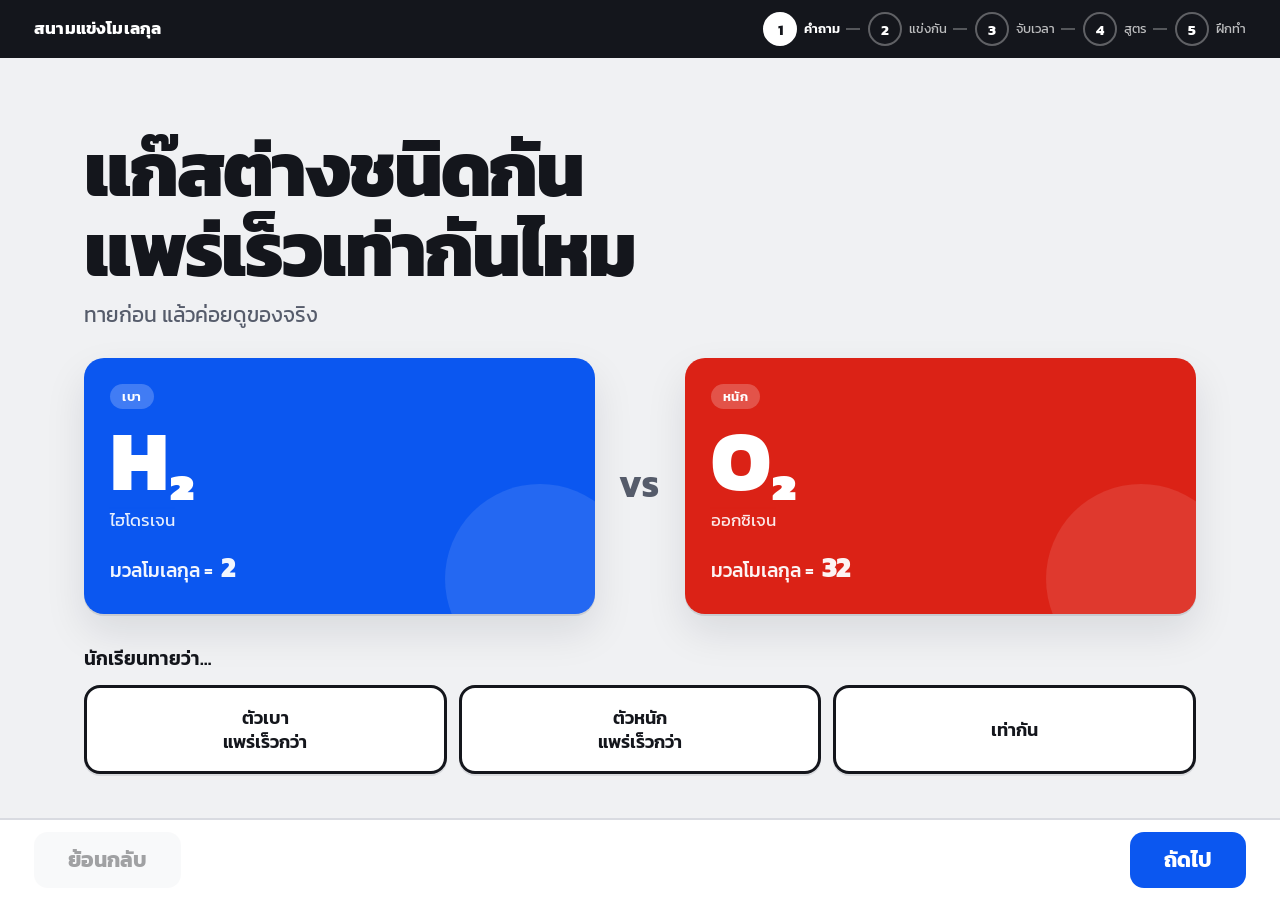
<file: index.html>
<!doctype html>
<html lang="th">
<head>
<meta charset="utf-8">
<meta name="viewport" content="width=device-width, initial-scale=1, viewport-fit=cover">
<meta name="color-scheme" content="light">
<title>สนามแข่งโมเลกุล · กฎการแพร่ของเกรแฮม</title>
<meta name="description" content="สื่อการสอนกฎการแพร่ของเกรแฮม ให้นักเรียนเห็นภาพว่าแก๊สหนักแพร่ช้ากว่าแก๊สเบาเท่าไร">
<link rel="preconnect" href="https://fonts.googleapis.com">
<link rel="preconnect" href="https://fonts.gstatic.com" crossorigin>
<link href="https://fonts.googleapis.com/css2?family=Kanit:wght@300;400;600;700;800&display=swap" rel="stylesheet">
<link rel="stylesheet" href="assets/app.css">
<link rel="icon" href="data:image/svg+xml,%3Csvg xmlns='http://www.w3.org/2000/svg' viewBox='0 0 32 32'%3E%3Ccircle cx='9' cy='16' r='6' fill='%230B57F0'/%3E%3Ccircle cx='23' cy='16' r='6' fill='%23E02216'/%3E%3C/svg%3E">
</head>
<body>

<header class="bar">
  <span class="brand">สนามแข่งโมเลกุล</span>
  <ol class="steps" id="steps">
    <li><button data-step="1" aria-current="step">1</button><span>คำถาม</span></li>
    <li><button data-step="2">2</button><span>แข่งกัน</span></li>
    <li><button data-step="3">3</button><span>จับเวลา</span></li>
    <li><button data-step="4">4</button><span>สูตร</span></li>
    <li><button data-step="5">5</button><span>ฝึกทำ</span></li>
  </ol>
</header>

<main>

<!-- ══════════ 1 ══════════ -->
<section class="screen is-on" id="screen-1">
  <h1 class="mega">แก๊สต่างชนิดกัน<br>แพร่เร็วเท่ากันไหม</h1>
  <p class="lead">ทายก่อน แล้วค่อยดูของจริง</p>

  <div class="duel-cards" id="duel-cards"></div>

  <div class="poll">
    <p class="poll-q">นักเรียนทายว่า…</p>
    <div class="poll-opts" id="poll">
      <button data-guess="light">ตัวเบา<br>แพร่เร็วกว่า</button>
      <button data-guess="heavy">ตัวหนัก<br>แพร่เร็วกว่า</button>
      <button data-guess="same">เท่ากัน</button>
    </div>
  </div>
</section>

<!-- ══════════ 2 ══════════ -->
<section class="screen" id="screen-2" hidden>
  <h2 class="title">แก๊สชนิดใดที่แพร่ได้เร็วกว่ากัน ?</h2>

  <div class="track-set is-duel" id="duel">
    <div class="track" data-lane="0">
      <div class="plate plate-blue">
        <span class="plate-formula"></span>
        <span class="plate-mass"></span>
      </div>
      <div class="strip"><canvas></canvas></div>
    </div>
    <div class="track" data-lane="1">
      <div class="plate plate-red">
        <span class="plate-formula"></span>
        <span class="plate-mass"></span>
      </div>
      <div class="strip"><canvas></canvas></div>
    </div>
    <div class="countdown" id="count-2" hidden><span></span></div>
  </div>

  <p class="legend">ป้ายชื่อที่วิ่งอยู่บนลู่ คือตำแหน่งของกลุ่มก้อนแก๊ส — ให้นักเรียนดูว่าป้ายไหนถึงเส้นชัยก่อน</p>

  <div class="actionbar">
    <button class="btn btn-go" id="go-2">ปล่อยพร้อมกัน</button>
    <button class="btn btn-slow" id="slow-2" aria-pressed="false">สโลว์โมชัน</button>
    <div class="pills" id="pair-pick" role="radiogroup" aria-label="เลือกคู่แข่ง"></div>
  </div>

  <p class="reveal" id="verdict-2" hidden></p>
</section>

<!-- ══════════ 3 ══════════ -->
<section class="screen" id="screen-3" hidden>
  <div class="titlerow">
    <h2 class="title">คราวนี้จับเวลาด้วย</h2>
    <div class="titlerow-tools">
      <button class="btn btn-go" id="go-3">ปล่อยพร้อมกัน</button>
      <button class="btn btn-slow" id="slow-3" aria-pressed="false">สโลว์โมชัน</button>
      <span class="clock"><b id="clock-3">0.0</b><i>วินาที</i></span>
    </div>
  </div>

  <div class="setrow">
    <div class="pills" id="set-pick" role="radiogroup" aria-label="เลือกชุดการทดลอง"></div>
    <p class="setrow-note">จดมวลโมเลกุลและเวลาที่ได้ลงในใบงาน แล้วเปรียบเทียบทั้งสามชุด</p>
  </div>

  <div class="track-set is-trio" id="trio">
    <div class="track" data-lane="0">
      <div class="plate plate-blue"><span class="plate-formula"></span><span class="plate-mass"></span></div>
      <div class="strip"><canvas></canvas></div>
      <div class="result"></div>
    </div>
    <div class="track" data-lane="1">
      <div class="plate plate-amber"><span class="plate-formula"></span><span class="plate-mass"></span></div>
      <div class="strip"><canvas></canvas></div>
      <div class="result"></div>
    </div>
    <div class="track" data-lane="2">
      <div class="plate plate-red"><span class="plate-formula"></span><span class="plate-mass"></span></div>
      <div class="strip"><canvas></canvas></div>
      <div class="result"></div>
    </div>
    <div class="countdown" id="count-3" hidden><span></span></div>
  </div>
</section>

<!-- ══════════ 4 ══════════ -->
<section class="screen" id="screen-4" hidden>
  <h2 class="title">เขียนให้เป็นสูตร</h2>

  <div class="split4">
  <div class="build">
    <p class="build-line" data-i="0">หนักกว่า <span class="arw">→</span> ใช้เวลามากกว่า</p>
    <p class="build-line" data-i="1">หนักกว่า <b>9 เท่า</b> <span class="arw">→</span> ใช้เวลามากกว่า <b>3 เท่า</b></p>
    <p class="build-line" data-i="2">หนักกว่า <b>M เท่า</b> <span class="arw">→</span> ใช้เวลามากกว่า
      <b><span class="sqrt-inline"><svg viewBox="0 0 26 100" preserveAspectRatio="none" aria-hidden="true"><path d="M1 58 L8 58 L14 95 L25 3" vector-effect="non-scaling-stroke"/></svg><span>M</span></span> เท่า</b></p>

    <p class="build-bridge" data-i="3">ใช้เวลามากกว่า <b>3 เท่า</b> ก็คือ <b>แพร่ช้ากว่า 3 เท่า</b></p>

    <div class="formula" data-i="4">
      <div class="formula-thai">
        <span>เร็วกว่ากี่เท่า</span>
        <span class="eq-sm">=</span>
        <span class="sqrt-inline"><svg viewBox="0 0 26 100" preserveAspectRatio="none" aria-hidden="true"><path d="M1 58 L8 58 L14 95 L25 3" vector-effect="non-scaling-stroke"/></svg><span>มวลตัวหนัก ÷ มวลตัวเบา</span></span>
      </div>

      <div class="formula-split"><span>เขียนย่อ</span></div>

      <div class="formula-sym">
        <span class="frac"><i>r₁</i><i>r₂</i></span>
        <span class="eq">=</span>
        <span class="root">
          <svg class="rsign" viewBox="0 0 26 100" preserveAspectRatio="none" aria-hidden="true">
            <path d="M1 58 L8 58 L14 95 L25 3" vector-effect="non-scaling-stroke"/>
          </svg>
          <span class="frac"><i>M₂</i><i>M₁</i></span>
        </span>
      </div>
    </div>

    <div class="legend-key" data-i="5">
      <div><b>r₁</b> อัตราการแพร่ของตัวเบา<span><b>M₁</b> มวลของตัวเบา</span></div>
      <div><b>r₂</b> อัตราการแพร่ของตัวหนัก<span><b>M₂</b> มวลของตัวหนัก</span></div>
    </div>
  </div>

  <div class="side4">
  <div class="graham" data-i="6">
    <div class="graham-head">
      <span class="graham-year">1833</span>
      <div>
        <b>โทมัส เกรแฮม</b>
        <span>นักเคมีชาวสกอตแลนด์</span>
      </div>
    </div>
    <p>เกรแฮมทดลองปล่อยแก๊สผ่านรูเล็ก ๆ แล้ววัดว่าแก๊สแต่ละชนิดผ่านไปได้เร็วแค่ไหน จนพบความสัมพันธ์เดียวกับที่เราเพิ่งเห็นในสนามแข่ง ความสัมพันธ์นี้จึงถูกเรียกว่า <b>กฎการแพร่ของเกรแฮม</b></p>
  </div>

  <div class="calc" data-i="7">
    <p class="calc-title">ลองแทนค่าดู</p>
    <div class="calc-pick">
      <div class="pickgroup" id="pick-a" data-side="a"></div>
      <span class="calc-vs">กับ</span>
      <div class="pickgroup" id="pick-b" data-side="b"></div>
    </div>
    <ol class="calc-steps" id="calc-steps"></ol>
  </div>
  </div>
  </div>
</section>

<!-- ══════════ 5 ══════════ -->
<section class="screen" id="screen-5" hidden>
  <h2 class="title">ลองทำเอง</h2>
  <div class="quiz" id="quiz"></div>
</section>

</main>

<footer class="nav">
  <button class="btn btn-ghost" id="prev">ย้อนกลับ</button>
  <button class="btn btn-next" id="next">ถัดไป</button>
</footer>

<script type="module" src="assets/app.js"></script>
</body>
</html>
</file>
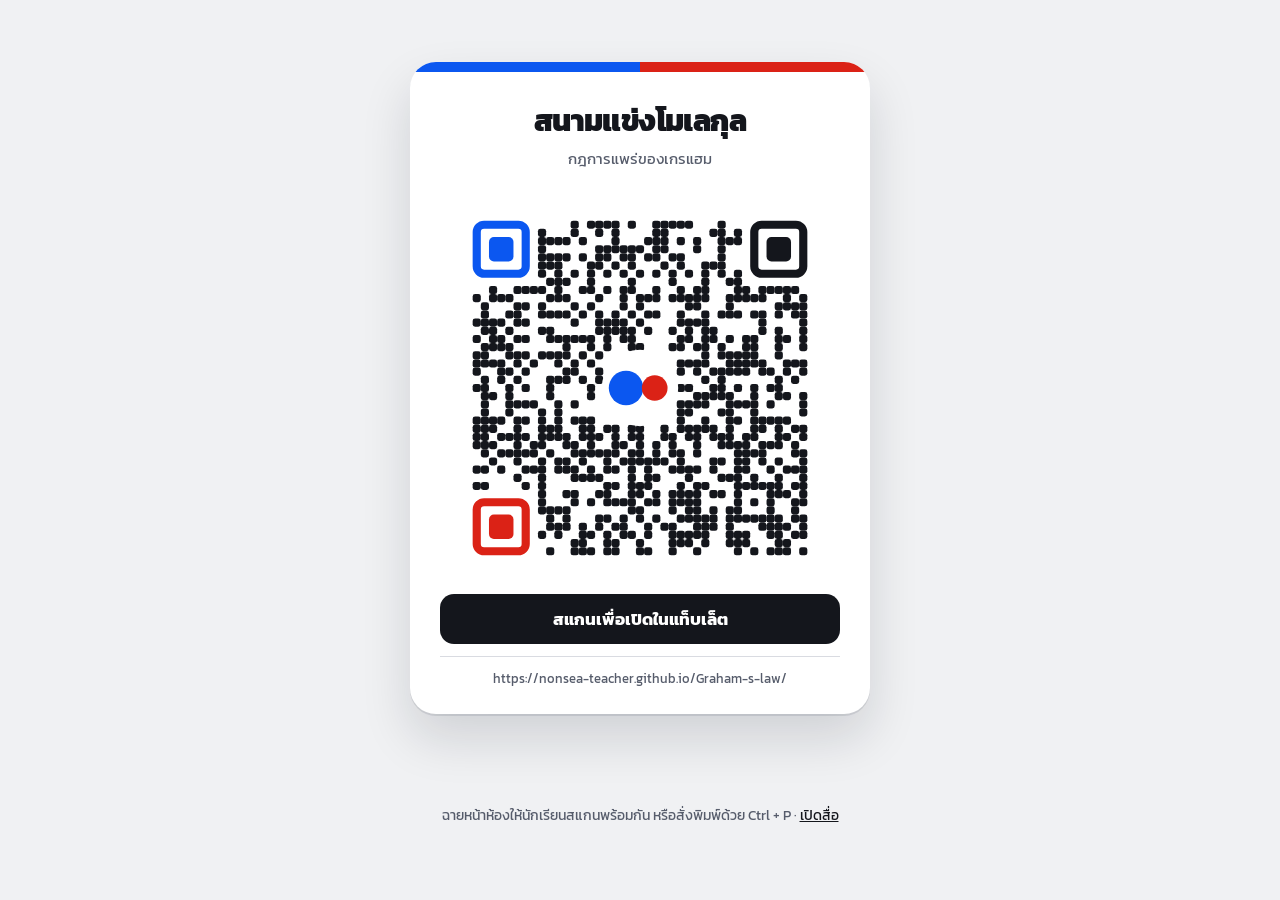
<file: qr.html>
<!doctype html>
<html lang="th">
<head>
<meta charset="utf-8">
<meta name="viewport" content="width=device-width, initial-scale=1">
<meta name="color-scheme" content="light">
<title>QR · สนามแข่งโมเลกุล</title>
<link rel="preconnect" href="https://fonts.googleapis.com">
<link rel="preconnect" href="https://fonts.gstatic.com" crossorigin>
<link href="https://fonts.googleapis.com/css2?family=Kanit:wght@300;400;600;700;800&display=swap" rel="stylesheet">
<link rel="icon" href="data:image/svg+xml,%3Csvg xmlns='http://www.w3.org/2000/svg' viewBox='0 0 32 32'%3E%3Ccircle cx='9' cy='16' r='6' fill='%230B57F0'/%3E%3Ccircle cx='23' cy='16' r='6' fill='%23E02216'/%3E%3C/svg%3E">
<style>
  :root {
    --ground: #F0F1F3;
    --ink: #14161C;
    --ink-2: #565C6B;
    --line: #D9DBE1;
    --blue: #0B57F0;
    --red: #DB2216;
    color-scheme: light;
  }
  * { box-sizing: border-box; }

  body {
    margin: 0;
    min-height: 100dvh;
    display: grid;
    place-items: center;
    padding: 24px;
    background: var(--ground);
    color: var(--ink);
    font-family: 'Kanit', 'Noto Sans Thai', system-ui, sans-serif;
    -webkit-font-smoothing: antialiased;
  }

  .card {
    width: min(100%, 460px);
    background: #fff;
    border-radius: 26px;
    overflow: hidden;
    box-shadow: 0 2px 0 rgba(14,20,38,.10), 0 24px 50px rgba(14,20,38,.14);
  }

  /* แถบหัวเป็นสีทีมทั้งสอง เหมือนสนามแข่งที่อยู่ปลายทางของ QR นี้ */
  .band { display: flex; height: 10px; }
  .band i { display: block; flex: 1; }
  .band i:first-child { background: var(--blue); }
  .band i:last-child { background: var(--red); }

  .head { padding: 26px 30px 4px; text-align: center; }
  .head h1 {
    margin: 0;
    font-size: 30px; font-weight: 800; letter-spacing: -.02em;
  }
  .head p { margin: 4px 0 0; font-size: 15px; color: var(--ink-2); }

  .qr { padding: 14px 30px 0; }
  .qr img { display: block; width: 100%; height: auto; }

  .cta {
    margin: 6px 30px 0;
    padding: 12px;
    border-radius: 14px;
    background: var(--ink);
    color: #fff;
    text-align: center;
    font-size: 17px; font-weight: 700;
  }

  .url {
    margin: 12px 30px 26px;
    padding-top: 12px;
    border-top: 1px solid var(--line);
    text-align: center;
    font-size: 13px;
    color: var(--ink-2);
    word-break: break-all;
  }

  .note {
    width: min(100%, 460px);
    margin-top: 16px;
    text-align: center;
    font-size: 13.5px;
    color: var(--ink-2);
  }
  .note a { color: var(--ink); }

  @media print {
    body { background: #fff; padding: 0; display: block; }
    .card {
      width: 150mm; margin: 12mm auto 0;
      box-shadow: none; border: 1.5px solid var(--line);
    }
    .note { display: none; }
    @page { size: A4; margin: 12mm; }
  }
</style>
</head>
<body>

<div class="card">
  <div class="band" aria-hidden="true"><i></i><i></i></div>

  <div class="head">
    <h1>สนามแข่งโมเลกุล</h1>
    <p>กฎการแพร่ของเกรแฮม</p>
  </div>

  <div class="qr">
    <img src="assets/qr.svg" alt="คิวอาร์โค้ดสำหรับเปิดสื่อสนามแข่งโมเลกุล">
  </div>

  <p class="cta">สแกนเพื่อเปิดในแท็บเล็ต</p>

  <p class="url">https://nonsea-teacher.github.io/Graham-s-law/</p>
</div>

<p class="note">
  ฉายหน้าห้องให้นักเรียนสแกนพร้อมกัน หรือสั่งพิมพ์ด้วย Ctrl + P ·
  <a href="index.html">เปิดสื่อ</a>
</p>

</body>
</html>
</file>
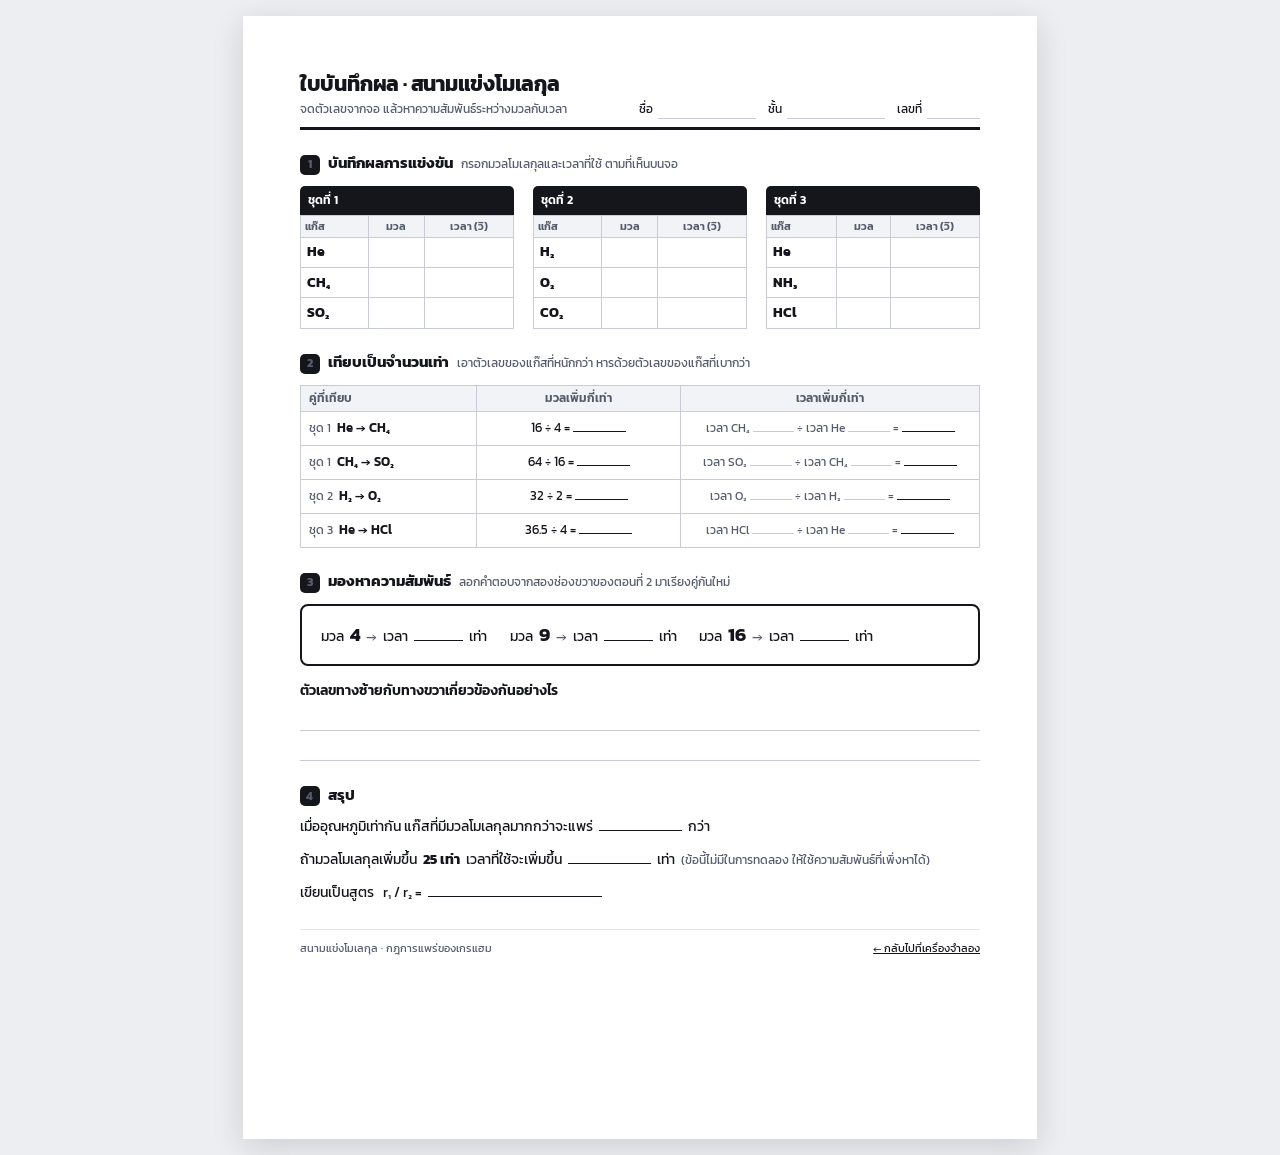
<file: worksheet.html>
<!doctype html>
<html lang="th">
<head>
<meta charset="utf-8">
<meta name="viewport" content="width=device-width, initial-scale=1">
<meta name="color-scheme" content="light">
<title>ใบบันทึกผล · สนามแข่งโมเลกุล</title>
<link rel="preconnect" href="https://fonts.googleapis.com">
<link rel="preconnect" href="https://fonts.gstatic.com" crossorigin>
<link href="https://fonts.googleapis.com/css2?family=Kanit:wght@300;400;600;700&display=swap" rel="stylesheet">
<link rel="icon" href="data:image/svg+xml,%3Csvg xmlns='http://www.w3.org/2000/svg' viewBox='0 0 32 32'%3E%3Ccircle cx='9' cy='16' r='6' fill='%230B57F0'/%3E%3Ccircle cx='23' cy='16' r='6' fill='%23E02216'/%3E%3C/svg%3E">
<style>
  :root {
    --ink: #14161C;
    --ink-2: #565C6B;
    --line: #C9CCD4;
    --line-soft: #E3E5EA;
    --blue: #0B57F0;
    --red: #DB2216;
    color-scheme: light;
  }

  * { box-sizing: border-box; }

  body {
    margin: 0;
    background: #EDEEF1;
    color: var(--ink);
    font-family: 'Kanit', 'Noto Sans Thai', system-ui, sans-serif;
    font-weight: 400;
    font-size: 13px;
    line-height: 1.45;
    -webkit-font-smoothing: antialiased;
  }

  .sheet {
    width: 210mm;
    min-height: 297mm;
    margin: 16px auto;
    padding: 14mm 15mm;
    background: #fff;
    box-shadow: 0 8px 30px rgba(20, 22, 28, .14);
  }

  /* ---------- หัวกระดาษ ---------- */
  .head { display: flex; justify-content: space-between; align-items: flex-end; gap: 16px; }
  .head h1 { margin: 0; font-size: 21px; font-weight: 700; letter-spacing: -.01em; }
  .head p { margin: 2px 0 0; font-size: 12px; color: var(--ink-2); }
  .who { display: flex; gap: 12px; font-size: 12px; white-space: nowrap; }
  .who span { display: flex; align-items: flex-end; gap: 5px; }
  .who i { display: block; width: 26mm; border-bottom: 1px solid var(--line); font-style: normal; }
  .who span:last-child i { width: 14mm; }

  .rule { height: 3px; background: var(--ink); margin: 8px 0 0; }

  /* ---------- หัวข้อตอน ---------- */
  .part { margin-top: 6mm; }
  .part-head { display: flex; align-items: baseline; gap: 8px; margin-bottom: 3mm; }
  .part-no {
    width: 20px; height: 20px; flex: none;
    display: grid; place-items: center;
    background: var(--ink); color: #fff;
    border-radius: 5px; font-size: 12px; font-weight: 700;
  }
  .part-head b { font-size: 15px; font-weight: 700; }
  .part-head span { font-size: 11.5px; color: var(--ink-2); }

  /* ---------- ตาราง ---------- */
  table { width: 100%; border-collapse: collapse; }
  th, td { border: 1px solid var(--line); padding: 0; }
  th {
    padding: 4px 8px;
    background: #F2F3F6;
    font-size: 11.5px; font-weight: 600; color: var(--ink-2);
    text-align: center;
  }
  th:first-child { text-align: left; }
  td { height: 9mm; }
  .gas {
    padding: 0 8px;
    font-size: 15px; font-weight: 700;
    white-space: nowrap;
  }
  /* สามชุดเรียงข้างกัน ทำให้ใบงานจบในหน้าเดียว
     ถ้าเรียงลงมาเป็นตารางเดียว 12 แถว จะยาวเกิน A4 ไปเกือบ 5 เซนติเมตร */
  .sets { display: grid; grid-template-columns: repeat(3, 1fr); gap: 5mm; }
  .setname {
    background: var(--ink); color: #fff;
    padding: 1.5mm 8px;
    border-radius: 5px 5px 0 0;
    font-size: 12px; font-weight: 600;
  }
  .setbox th { font-size: 10.5px; padding: 3px 4px; }
  .setbox td { height: 8mm; }
  .setbox .gas { font-size: 14px; padding: 0 6px; }

  /* ---------- ตอนที่ 2 ---------- */
  .calc { width: 100%; border-collapse: collapse; }
  .calc th { text-align: center; }
  .calc th:first-child { text-align: left; }
  .calc td { height: 9mm; padding: 0 8px; font-size: 13px; }
  .calc .pair { font-weight: 600; white-space: nowrap; }
  .calc .set { color: var(--ink-2); font-weight: 400; font-size: 11.5px; }
  .calc .given { text-align: center; white-space: nowrap; }
  .calc .prompt { text-align: center; font-size: 12px; color: var(--ink-2); white-space: nowrap; }
  .blank { display: inline-block; min-width: 14mm; border-bottom: 1.5px solid var(--ink); }
  .blank-sm { display: inline-block; min-width: 11mm; border-bottom: 1px solid var(--line); }

  /* ---------- ตอนที่ 3 ---------- */
  .pairs {
    display: flex; gap: 6mm; flex-wrap: wrap;
    padding: 4mm 5mm;
    border: 2px solid var(--ink);
    border-radius: 8px;
  }
  .pairbox { display: flex; align-items: baseline; gap: 6px; font-size: 14px; }
  .pairbox b { font-size: 19px; font-weight: 700; }
  .pairbox .arrow { color: var(--ink-2); }
  .pairbox .blank { min-width: 13mm; }

  .ask { margin: 4mm 0 0; font-size: 13.5px; font-weight: 600; }
  .writeline { height: 8mm; border-bottom: 1px solid var(--line); }

  /* ---------- ตอนที่ 4 ---------- */
  .concl { display: flex; flex-direction: column; gap: 3.5mm; font-size: 13.5px; }
  .concl > div { display: flex; align-items: baseline; gap: 6px; flex-wrap: wrap; }
  .concl .blank { min-width: 22mm; }
  .concl .wide { min-width: 46mm; }
  .concl em { font-style: normal; font-size: 11.5px; color: var(--ink-2); }

  .foot {
    margin-top: 7mm; padding-top: 3mm;
    border-top: 1px solid var(--line-soft);
    display: flex; justify-content: space-between; gap: 12px;
    font-size: 11px; color: var(--ink-2);
  }
  .foot a { color: var(--ink); }

  @media print {
    body { background: #fff; }
    .sheet { width: auto; min-height: 0; margin: 0; padding: 0; box-shadow: none; }
    .foot a { display: none; }
    @page { size: A4; margin: 13mm 14mm; }
  }
</style>
</head>
<body>

<div class="sheet">

  <div class="head">
    <div>
      <h1>ใบบันทึกผล · สนามแข่งโมเลกุล</h1>
      <p>จดตัวเลขจากจอ แล้วหาความสัมพันธ์ระหว่างมวลกับเวลา</p>
    </div>
    <div class="who">
      <span>ชื่อ <i></i></span>
      <span>ชั้น <i></i></span>
      <span>เลขที่ <i></i></span>
    </div>
  </div>
  <div class="rule"></div>

  <!-- ═══ ตอนที่ 1 ═══ -->
  <section class="part">
    <div class="part-head">
      <span class="part-no">1</span>
      <b>บันทึกผลการแข่งขัน</b>
      <span>กรอกมวลโมเลกุลและเวลาที่ใช้ ตามที่เห็นบนจอ</span>
    </div>

    <div class="sets">
      <div class="setbox">
        <div class="setname">ชุดที่ 1</div>
        <table>
          <thead><tr><th>แก๊ส</th><th>มวล</th><th>เวลา (วิ)</th></tr></thead>
          <tbody>
            <tr><td class="gas">He</td><td></td><td></td></tr>
            <tr><td class="gas">CH₄</td><td></td><td></td></tr>
            <tr><td class="gas">SO₂</td><td></td><td></td></tr>
          </tbody>
        </table>
      </div>

      <div class="setbox">
        <div class="setname">ชุดที่ 2</div>
        <table>
          <thead><tr><th>แก๊ส</th><th>มวล</th><th>เวลา (วิ)</th></tr></thead>
          <tbody>
            <tr><td class="gas">H₂</td><td></td><td></td></tr>
            <tr><td class="gas">O₂</td><td></td><td></td></tr>
            <tr><td class="gas">CO₂</td><td></td><td></td></tr>
          </tbody>
        </table>
      </div>

      <div class="setbox">
        <div class="setname">ชุดที่ 3</div>
        <table>
          <thead><tr><th>แก๊ส</th><th>มวล</th><th>เวลา (วิ)</th></tr></thead>
          <tbody>
            <tr><td class="gas">He</td><td></td><td></td></tr>
            <tr><td class="gas">NH₃</td><td></td><td></td></tr>
            <tr><td class="gas">HCl</td><td></td><td></td></tr>
          </tbody>
        </table>
      </div>
    </div>
  </section>

  <!-- ═══ ตอนที่ 2 ═══ -->
  <section class="part">
    <div class="part-head">
      <span class="part-no">2</span>
      <b>เทียบเป็นจำนวนเท่า</b>
      <span>เอาตัวเลขของแก๊สที่หนักกว่า หารด้วยตัวเลขของแก๊สที่เบากว่า</span>
    </div>

    <table class="calc">
      <thead>
        <tr>
          <th style="width:26%">คู่ที่เทียบ</th>
          <th style="width:30%">มวลเพิ่มกี่เท่า</th>
          <th style="width:44%">เวลาเพิ่มกี่เท่า</th>
        </tr>
      </thead>
      <tbody>
        <tr>
          <td class="pair"><span class="set">ชุด 1</span> &nbsp;He → CH₄</td>
          <td class="given">16 ÷ 4 = <span class="blank"></span></td>
          <td class="prompt">เวลา CH₄ <span class="blank-sm"></span> ÷ เวลา He <span class="blank-sm"></span> = <span class="blank"></span></td>
        </tr>
        <tr>
          <td class="pair"><span class="set">ชุด 1</span> &nbsp;CH₄ → SO₂</td>
          <td class="given">64 ÷ 16 = <span class="blank"></span></td>
          <td class="prompt">เวลา SO₂ <span class="blank-sm"></span> ÷ เวลา CH₄ <span class="blank-sm"></span> = <span class="blank"></span></td>
        </tr>
        <tr>
          <td class="pair"><span class="set">ชุด 2</span> &nbsp;H₂ → O₂</td>
          <td class="given">32 ÷ 2 = <span class="blank"></span></td>
          <td class="prompt">เวลา O₂ <span class="blank-sm"></span> ÷ เวลา H₂ <span class="blank-sm"></span> = <span class="blank"></span></td>
        </tr>
        <tr>
          <td class="pair"><span class="set">ชุด 3</span> &nbsp;He → HCl</td>
          <td class="given">36.5 ÷ 4 = <span class="blank"></span></td>
          <td class="prompt">เวลา HCl <span class="blank-sm"></span> ÷ เวลา He <span class="blank-sm"></span> = <span class="blank"></span></td>
        </tr>
      </tbody>
    </table>
  </section>

  <!-- ═══ ตอนที่ 3 ═══ -->
  <section class="part">
    <div class="part-head">
      <span class="part-no">3</span>
      <b>มองหาความสัมพันธ์</b>
      <span>ลอกคำตอบจากสองช่องขวาของตอนที่ 2 มาเรียงคู่กันใหม่</span>
    </div>

    <div class="pairs">
      <div class="pairbox">มวล <b>4</b> <span class="arrow">→</span> เวลา <span class="blank"></span> เท่า</div>
      <div class="pairbox">มวล <b>9</b> <span class="arrow">→</span> เวลา <span class="blank"></span> เท่า</div>
      <div class="pairbox">มวล <b>16</b> <span class="arrow">→</span> เวลา <span class="blank"></span> เท่า</div>
    </div>

    <p class="ask">ตัวเลขทางซ้ายกับทางขวาเกี่ยวข้องกันอย่างไร</p>
    <div class="writeline"></div>
    <div class="writeline"></div>
  </section>

  <!-- ═══ ตอนที่ 4 ═══ -->
  <section class="part">
    <div class="part-head">
      <span class="part-no">4</span>
      <b>สรุป</b>
    </div>

    <div class="concl">
      <div>เมื่ออุณหภูมิเท่ากัน แก๊สที่มีมวลโมเลกุลมากกว่าจะแพร่ <span class="blank"></span> กว่า</div>
      <div>ถ้ามวลโมเลกุลเพิ่มขึ้น <b>25 เท่า</b> เวลาที่ใช้จะเพิ่มขึ้น <span class="blank"></span> เท่า
        <em>(ข้อนี้ไม่มีในการทดลอง ให้ใช้ความสัมพันธ์ที่เพิ่งหาได้)</em></div>
      <div>เขียนเป็นสูตร &nbsp; r₁ / r₂ = <span class="blank wide"></span></div>
    </div>
  </section>

  <div class="foot">
    <span>สนามแข่งโมเลกุล · กฎการแพร่ของเกรแฮม</span>
    <a href="index.html">← กลับไปที่เครื่องจำลอง</a>
  </div>

</div>
</body>
</html>
</file>
<file: assets/app.css>
/* ═══════════════════════════════════════════════════════════
   สนามแข่งโมเลกุล — โปสเตอร์กีฬา
   ต้องอ่านออกทั้งบนโปรเจกเตอร์หลังห้องและบนแท็บเล็ตของนักเรียน
   ธีมสว่างล็อกไว้ ห้องเรียนแสงจ้าและโปรเจกเตอร์แสดงพื้นมืดเป็นสีขุ่น
   ═══════════════════════════════════════════════════════════ */

:root {
  /* พื้นหลังต้องเป็นเทากลาง ไม่อมฟ้า
     ตอนใช้พื้นอมฟ้า สีน้ำเงินของทีมเบาจมหายไปกับพื้น จนแยกไม่ออกว่าอันไหนคือแก๊ส */
  --ground:   #F0F1F3;
  --paper:    #FFFFFF;
  --ink:      #14161C;
  --ink-2:    #565C6B;
  --line:     #D9DBE1;

  --blue:     #0B57F0;
  --blue-dk:  #0A3FB0;
  --amber:    #E08A00;
  --red:      #DB2216;
  --red-dk:   #A5170E;

  --shadow-lg: 0 2px 0 rgba(14,20,38,.10), 0 18px 40px rgba(14,20,38,.10);
  --shadow-sm: 0 2px 0 rgba(14,20,38,.10);

  --ease: cubic-bezier(.2,.9,.3,1);
  --z-track: 1;
  --z-overlay: 20;
  --z-bar: 40;

  color-scheme: light;
}

*, *::before, *::after { box-sizing: border-box; }

/* คลาสที่กำหนด display เอง (grid/flex) จะทับ display:none ของ [hidden]
   ทำให้องค์ประกอบที่สั่งซ่อนยังค้างอยู่บนจอ กติกานี้ปิดช่องนั้นทั้งหมด */
[hidden] { display: none !important; }

html { -webkit-text-size-adjust: 100%; }

body {
  margin: 0;
  min-height: 100dvh;
  display: flex;
  flex-direction: column;
  background: var(--ground);
  color: var(--ink);
  font-family: 'Kanit', 'Noto Sans Thai', 'Leelawadee UI', system-ui, sans-serif;
  font-weight: 400;
  font-size: 17px;
  line-height: 1.5;
  -webkit-font-smoothing: antialiased;
}

button { font: inherit; color: inherit; cursor: pointer; }
:where(button):focus-visible { outline: 3px solid var(--ink); outline-offset: 3px; }

b { font-weight: 700; }

/* ─────────── แถบบน ─────────── */

.bar {
  position: sticky; top: 0; z-index: var(--z-bar);
  display: flex; align-items: center; justify-content: space-between;
  gap: 16px; flex-wrap: wrap;
  padding: 12px clamp(16px, 3vw, 34px);
  background: var(--ink);
  color: #fff;
}

.brand {
  font-weight: 700; font-size: 17px; letter-spacing: .01em;
}

.steps { display: flex; align-items: center; gap: 6px; margin: 0; padding: 0; list-style: none; }
.steps li { display: flex; align-items: center; gap: 7px; }
.steps li + li::before {
  content: ''; width: 14px; height: 2px; background: rgba(255,255,255,.28); margin-right: 1px;
}
.steps button {
  position: relative;
  width: 34px; height: 34px; border-radius: 50%;
  border: 2px solid rgba(255,255,255,.32); background: none; color: #fff;
  font-weight: 700; font-size: 15px; line-height: 1;
  transition: background .18s var(--ease), border-color .18s var(--ease), transform .18s var(--ease);
}
/* วงกลมเล็กเพื่อความสวย แต่พื้นที่กดต้องใหญ่พอสำหรับนิ้วบนแท็บเล็ต */
.steps button::after { content: ''; position: absolute; inset: -6px; border-radius: 50%; }
.steps button:hover { border-color: #fff; }
.steps button[aria-current='step'] { background: #fff; color: var(--ink); border-color: #fff; }
.steps li span { font-size: 13px; color: rgba(255,255,255,.72); }
.steps li:has(button[aria-current='step']) span { color: #fff; font-weight: 600; }

@media (max-width: 860px) {
  .steps li span { display: none; }
  .steps li + li::before { width: 8px; }
}

/* ─────────── โครงหน้า ─────────── */

main { flex: 1; display: flex; flex-direction: column; }

.screen {
  width: 100%;
  max-width: 1180px;
  /* margin: auto จัดกึ่งกลางแนวตั้งโดยไม่ตัดส่วนบนทิ้งเมื่อเนื้อหายาวเกินจอ
     ต่างจาก justify-content: center ที่ล้นแล้วโดนตัด */
  margin: auto;
  padding: clamp(18px, 3vh, 34px) clamp(16px, 3vw, 34px) 26px;
}
.screen[hidden] { display: none; }
.screen.is-entering { animation: pop-in .4s var(--ease) both; }

@keyframes pop-in {
  from { opacity: 0; transform: translateY(14px); }
  to   { opacity: 1; transform: none; }
}

.mega {
  margin: clamp(10px, 3vh, 34px) 0 10px;
  font-size: clamp(34px, 6.4vw, 76px);
  font-weight: 800;
  line-height: 1.05;
  letter-spacing: -0.025em;
  text-wrap: balance;
}

.titlerow {
  display: flex; align-items: baseline; justify-content: space-between;
  gap: 20px; flex-wrap: wrap;
  margin-bottom: clamp(12px, 2.2vh, 24px);
}
.titlerow .title { margin: 0; }
.titlerow-tools { display: flex; align-items: center; gap: clamp(14px, 2vw, 26px); flex-wrap: wrap; }
.titlerow-tools .btn { min-height: 50px; }

.title {
  margin: 0 0 clamp(14px, 2.4vh, 26px);
  font-size: clamp(24px, 3.4vw, 40px);
  font-weight: 800;
  letter-spacing: -0.02em;
}

.lead { margin: 0 0 clamp(18px, 3vh, 32px); font-size: clamp(17px, 2vw, 21px); color: var(--ink-2); }

/* ─────────── การ์ดแก๊สหน้าแรก ─────────── */

.duel-cards {
  display: grid;
  grid-template-columns: 1fr auto 1fr;
  align-items: stretch;
  gap: clamp(10px, 2vw, 24px);
}

.gcard {
  position: relative;
  display: flex; flex-direction: column; gap: 2px;
  padding: clamp(16px, 2.4vw, 26px);
  border-radius: 20px;
  color: #fff;
  box-shadow: var(--shadow-lg);
  overflow: hidden;
}
.gcard-blue { background: var(--blue); }
.gcard-red  { background: var(--red); }

.gcard::after {
  content: ''; position: absolute; right: -40px; bottom: -60px;
  width: 190px; height: 190px; border-radius: 50%;
  background: rgba(255,255,255,.10);
}

.gcard-tag {
  align-self: flex-start;
  padding: 3px 12px; border-radius: 100px;
  background: rgba(255,255,255,.22);
  font-size: 13px; font-weight: 600; letter-spacing: .04em;
}
.gcard-formula {
  font-size: clamp(44px, 7vw, 84px); font-weight: 800; line-height: 1.05; margin-top: 6px;
}
.gcard-name { font-size: clamp(14px, 1.5vw, 17px); opacity: .9; }
/* ป้ายกับตัวเลขต้องไม่ต่างขนาดกันจนดูเอียง
   สูตรเคมีเป็นพระเอกของการ์ดอยู่แล้ว บรรทัดมวลจึงคุมให้อยู่ระดับเดียวกันทั้งบรรทัด */
.gcard-mass {
  display: flex; align-items: baseline; gap: 8px;
  margin-top: 12px;
  font-size: clamp(15px, 1.7vw, 19px);
  font-weight: 500;
  opacity: .95;
}
.gcard-mass b { font-size: 1.45em; font-weight: 800; letter-spacing: -.01em; }

.versus {
  align-self: center;
  font-size: clamp(18px, 2.6vw, 30px); font-weight: 800; color: var(--ink-2);
  letter-spacing: .04em;
}

@media (max-width: 620px) {
  .duel-cards { grid-template-columns: 1fr; }
  .versus { padding: 2px 0; }
  .gcard { flex-direction: row; align-items: center; gap: 14px; flex-wrap: wrap; }
  .gcard-formula { margin-top: 0; }
  .gcard-mass { margin-top: 0; margin-left: auto; }
}

/* ─────────── โพลทายผล ─────────── */

.poll { margin-top: clamp(20px, 3.4vh, 38px); }
.poll-q { margin: 0 0 12px; font-size: 19px; font-weight: 600; }

.poll-opts { display: grid; grid-template-columns: repeat(auto-fit, minmax(190px, 1fr)); gap: 12px; }
.poll-opts button {
  padding: 18px 16px;
  border: 3px solid var(--ink);
  border-radius: 16px;
  background: var(--paper);
  font-size: 18px; font-weight: 600; line-height: 1.3;
  box-shadow: var(--shadow-sm);
  transition: transform .16s var(--ease), background .16s var(--ease), color .16s var(--ease);
}
.poll-opts button:hover { transform: translateY(-2px); }
.poll-opts button[aria-pressed='true'] { background: var(--ink); color: #fff; }

/* ─────────── ลู่แข่ง ─────────── */

.track-set {
  position: relative;
  display: flex; flex-direction: column;
  gap: clamp(10px, 1.6vh, 18px);
}

.track {
  display: grid;
  grid-template-columns: clamp(92px, 12vw, 132px) 1fr clamp(96px, 13vw, 150px);
  align-items: stretch;
  gap: clamp(8px, 1.4vw, 16px);
}

.plate {
  display: flex; flex-direction: column; justify-content: center;
  padding: 8px clamp(8px, 1.4vw, 16px);
  border-radius: 14px;
  color: #fff;
  line-height: 1.1;
}
.plate-blue  { background: var(--blue); }
.plate-amber { background: var(--amber); }
.plate-red   { background: var(--red); }
.plate-formula { font-size: clamp(22px, 3vw, 34px); font-weight: 800; }
.plate-mass { font-size: clamp(12px, 1.3vw, 14px); opacity: .92; }

.strip {
  position: relative;
  /* ต้องกำหนดความสูงตายตัว ไม่ใช่ min-height
     เพราะ canvas ข้างในสูง 100% ถ้าพ่อแม่สูงอัตโนมัติ ความสูงจะอ้างอิงกันไปมา
     แล้วลู่จะยืดขึ้นเรื่อย ๆ ทุกครั้งที่วัดขนาดใหม่ */
  /* ความสูงลู่ถูกจำกัดด้วยของที่ต้องอยู่ใต้ลู่ในจอเดียวกัน
     (คำอธิบาย ปุ่ม และกล่องคำเฉลย) ไม่ใช่ด้วยความสวยอย่างเดียว */
  height: clamp(88px, 14vh, 160px);
  border-radius: 14px;
  background: var(--paper);
  border: 2px solid var(--line);
  overflow: hidden;
}

/* สามลู่ต้องเตี้ยลง เพื่อให้แถบสรุปรูปแบบอยู่ในจอเดียวกับลู่แข่ง
   ไม่งั้นครูต้องเลื่อนจอตอนที่นักเรียนกำลังเทียบตัวเลข */
.is-trio { gap: 10px; }
.is-trio .strip { height: clamp(74px, 13vh, 140px); }
.strip canvas { display: block; width: 100%; height: 100%; }

/* ธงเส้นชัยวาดอยู่ในผืนผ้าใบ (ดู drawFinish ใน app.js)
   ไม่ใช้ element ทับ เพราะป้ายนักวิ่งต้องวาดทับธงได้ตอนเข้าเส้นชัย */

/* ด่านแข่งคู่ไม่มีคอลัมน์ผลการวัด ลู่จึงกว้างเต็มที่ */
.is-duel .track { grid-template-columns: clamp(92px, 12vw, 132px) 1fr; }

.result {
  display: flex; flex-direction: column; justify-content: center; align-items: flex-end;
  text-align: right;
  font-variant-numeric: tabular-nums;
}
.result .time {
  font-size: clamp(28px, 4.6vw, 54px); font-weight: 800; line-height: 1; letter-spacing: -.02em;
}
.result .unit { font-size: 13px; color: var(--ink-2); }
.result .badge {
  padding: 5px 14px; border-radius: 100px;
  background: var(--ink); color: #fff;
  font-size: clamp(14px, 1.6vw, 18px); font-weight: 700;
}
.track.is-won .result .badge { background: var(--blue); }

.result.pop { animation: badge-pop .45s var(--ease) both; }

/* จอแคบ: ป้ายชื่อแก๊สกับผลลัพธ์ขึ้นไปอยู่บรรทัดบน ลู่แข่งได้ความกว้างเต็มแถว
   ถ้าคงสามคอลัมน์ไว้ ลู่จะเหลือแค่ 139px แคบกว่าป้ายชื่อของตัวเอง
   ทั้งที่ลู่คือเนื้อหา ส่วนป้ายเป็นแค่ฉลาก
   บล็อกนี้ต้องอยู่หลังกฎของ .plate .strip .result ไม่งั้นจะถูกทับ */
@media (max-width: 720px) {
  .track { grid-template-columns: 1fr auto; gap: 7px 10px; }
  .plate {
    grid-column: 1; grid-row: 1;
    flex-direction: row; align-items: baseline; gap: 9px;
    padding: 5px 12px; border-radius: 10px;
  }
  .plate-formula { font-size: 20px; }
  .plate-mass { font-size: 13px; }
  .strip { grid-column: 1 / -1; grid-row: 2; }
  .result { grid-column: 2; grid-row: 1; flex-direction: row; align-items: baseline; gap: 6px; }
  .result .time { font-size: 26px; }
  .result .unit { font-size: 12px; }
  .is-duel .track { grid-template-columns: 1fr; }
  .is-trio .strip { height: clamp(78px, 11vh, 110px); }

  /* แถบเครื่องมือของด่าน 3 กินพื้นที่สูงเกินไปบนมือถือ ย่อนาฬิกาลงให้อยู่แถวเดียวกับปุ่ม */
  .titlerow { gap: 10px; margin-bottom: 12px; }
  .titlerow-tools { gap: 8px; width: 100%; }
  .titlerow-tools .btn { min-height: 46px; padding: 0 13px; font-size: 15px; }
  .clock { padding: 4px 10px; margin-left: auto; }
  .clock b { font-size: 22px; min-width: 3ch; }
  .clock i { font-size: 12px; }
  .setrow { gap: 8px; margin-bottom: 10px; }
  .setrow-note { flex-basis: 100%; }
}
@keyframes badge-pop {
  0%   { transform: scale(.6); opacity: 0; }
  60%  { transform: scale(1.08); }
  100% { transform: scale(1); opacity: 1; }
}

.countdown {
  position: absolute; inset: 0; z-index: var(--z-overlay);
  display: grid; place-items: center;
  background: rgba(238,241,248,.82);
  border-radius: 18px;
}
.countdown span {
  font-size: clamp(70px, 16vw, 190px); font-weight: 800; line-height: 1;
  color: var(--ink);
  animation: tick .6s var(--ease);
}
@keyframes tick {
  from { transform: scale(1.5); opacity: 0; }
  to   { transform: scale(1); opacity: 1; }
}

/* ─────────── แถบปุ่ม ─────────── */

.pills { display: flex; flex-wrap: wrap; gap: 8px; }
.pills button {
  appearance: none;
  border: 2px solid var(--line);
  border-radius: 12px;
  background: var(--paper);
  color: var(--ink);
  font-weight: 600;
  transition: background .14s var(--ease), border-color .14s var(--ease), color .14s var(--ease);
}
.pills button:hover { border-color: var(--ink-2); }
.pills button[aria-checked='true'] {
  background: var(--ink);
  border-color: var(--ink);
  color: #fff;
}

/* จอแคบ: ขึ้นบรรทัดใหม่เต็มความกว้าง
   จอกว้าง: flex 0 0 auto กันไม่ให้กลุ่มปุ่มถูกบีบจนปุ่มตกบรรทัดเรียงเป็นตอน */
#pair-pick { flex: 1 1 100%; }
@media (min-width: 900px) {
  #pair-pick { flex: 0 0 auto; margin-left: auto; }
}
#pair-pick button {
  display: flex; align-items: center; gap: 7px;
  min-height: 48px; padding: 0 13px;
  font-size: clamp(14px, 1.5vw, 17px);
}
.vs-mini { font-size: .75em; font-weight: 400; color: var(--ink-2); }
.pills button[aria-checked='true'] .vs-mini { color: rgba(255,255,255,.7); }

.legend {
  margin: 12px 0 0;
  font-size: clamp(13px, 1.5vw, 15px);
  color: var(--ink-2);
}

.actionbar {
  display: flex; align-items: center; gap: 14px; flex-wrap: wrap;
  margin-top: clamp(12px, 2vh, 20px);
}


.btn {
  border: 0; border-radius: 14px;
  padding: 0 clamp(20px, 3vw, 34px);
  min-height: 56px;
  font-size: clamp(17px, 1.9vw, 21px); font-weight: 700;
  /* ห้ามตัดคำกลางป้ายปุ่ม เช่น "สโลว์โม / ชัน" ยอมให้ปุ่มตกบรรทัดทั้งปุ่มดีกว่า */
  white-space: nowrap;
  transition: transform .14s var(--ease), background .14s var(--ease), opacity .14s var(--ease);
}
.btn:active { transform: scale(.98); }
.btn:disabled { opacity: .4; cursor: default; transform: none; }

.btn-go { background: var(--ink); color: #fff; box-shadow: var(--shadow-sm); }
.btn-go:hover:not(:disabled) { background: #2a2f3c; }

/* สถานะ "กดอีกครั้งเพื่อยืนยัน" — เตือนว่ากำลังจะทับข้อมูลที่วัดไว้แล้ว */
.btn-go.is-armed { background: var(--amber); }
.btn-go.is-armed:hover { background: #c67a00; }

.btn-slow {
  background: var(--paper);
  color: var(--ink);
  border: 2px solid var(--line);
  min-height: 52px;
}
.btn-slow:hover { border-color: var(--ink-2); }
.btn-slow[aria-pressed='true'] {
  background: var(--amber);
  border-color: var(--amber);
  color: #fff;
}

/* นาฬิกาเป็นบล็อกของตัวเอง และตัวเลขมีความกว้างตายตัว
   ถ้าปล่อยให้ความกว้างเปลี่ยนตามจำนวนหลัก (4.7 → 12.3) ทุกอย่างในแถวจะขยับตามทุกเฟรม
   กลายเป็นข้อความสั่นตลอดการแข่ง */
.clock {
  display: inline-flex; align-items: baseline; gap: 8px;
  padding: 6px 16px;
  border-radius: 14px;
  background: var(--paper);
  border: 2px solid var(--line);
}
.clock b {
  min-width: 3.2ch;
  text-align: right;
  font-size: clamp(26px, 3.6vw, 40px);
  font-weight: 800;
  font-variant-numeric: tabular-nums;
  letter-spacing: -.02em;
}
.clock i { font-size: 14px; font-weight: 500; font-style: normal; color: var(--ink-2); }

/* คำเฉลยที่ขึ้นหลังแข่งจบ — คำถามอยู่ที่หัวเรื่องของหน้าแล้ว */
.reveal {
  margin: clamp(12px, 2vh, 20px) 0 0;
  padding: clamp(12px, 1.6vw, 18px) clamp(18px, 2.4vw, 28px);
  border-radius: 18px;
  background: var(--paper);
  border: 3px solid var(--ink);
  box-shadow: var(--shadow-lg);
  font-size: clamp(19px, 2.5vw, 30px);
  font-weight: 700;
  line-height: 1.35;
  letter-spacing: -0.015em;
  text-wrap: balance;
  animation: rise .4s var(--ease) both;
}
.reveal .win { color: var(--blue); }
.reveal-sub {
  display: block;
  margin-top: 6px;
  font-size: clamp(15px, 1.7vw, 19px);
  font-weight: 400;
  color: var(--ink-2);
}

/* ─────────── แถบสรุปรูปแบบ ─────────── */

/* แถวเลือกชุดการทดลองของด่าน 3 */
.setrow {
  display: flex; align-items: center; gap: 16px; flex-wrap: wrap;
  margin-bottom: clamp(10px, 1.6vh, 18px);
}
#set-pick button { min-height: 46px; padding: 0 20px; font-size: clamp(15px, 1.6vw, 17px); }
.setrow-note { margin: 0; font-size: clamp(13px, 1.5vw, 15px); color: var(--ink-2); }

/* ─────────── หน้าสูตร ─────────── */

.split4 {
  display: grid;
  grid-template-columns: minmax(0, 1fr) minmax(340px, .92fr);
  gap: clamp(20px, 3vw, 40px);
  align-items: start;
}
.side4 { display: flex; flex-direction: column; gap: clamp(14px, 2vh, 22px); }
.side4 .graham, .side4 .calc { margin-top: 0; }

@media (max-width: 940px) {
  .split4 { grid-template-columns: 1fr; }
}

.build { display: flex; flex-direction: column; gap: clamp(8px, 1.4vh, 14px); }

.build-line, .build-bridge, .formula, .legend-key, .graham, .calc { opacity: 0; }
.is-revealed { animation: rise .45s var(--ease) both; }
@keyframes rise { from { opacity: 0; transform: translateY(12px); } to { opacity: 1; transform: none; } }

.build-line {
  margin: 0;
  font-size: clamp(19px, 2.8vw, 32px); font-weight: 600;
}
.build-line .arw { color: var(--ink-2); margin: 0 10px; }
.build-line b { color: var(--red); }

/* รากแบบอยู่ในบรรทัด — ขีดบนต้องคลุมตัวแปรที่อยู่ใต้ราก
   ถ้าเขียนเป็นอักขระ √ เฉย ๆ จะอ่านได้ว่า "ราก แล้วก็ M" ไม่ใช่ "รากของ M" */
/* ใช้ inline-block + วาง svg แบบ absolute เพื่อให้เส้นฐานของทั้งก้อน
   มาจากตัวอักษรใต้ราก ไม่ใช่จากกล่อง svg ไม่งั้น √M จะลอยสูงกว่าข้อความข้าง ๆ */
.sqrt-inline {
  display: inline-block;
  position: relative;
  padding-left: .56em;
}
.sqrt-inline svg {
  position: absolute;
  left: 0; top: 0; bottom: 0;
  width: .5em;
  fill: none;
  stroke: currentColor;
  stroke-width: 3;
  stroke-linecap: round;
  stroke-linejoin: round;
}
.sqrt-inline > span {
  display: inline-block;
  border-top: 2.5px solid currentColor;
  padding: 2px 4px 0 2px;
}

/* สะพานจาก "เวลา" ไป "อัตราการแพร่"
   ถ้าไม่มีบรรทัดนี้ นักเรียนต้องพลิกส่วนกลับเองในหัว ซึ่งเป็นจุดที่หลุดกันมากที่สุด */
.build-bridge {
  margin: 4px 0 2px;
  padding: 10px 16px;
  border-left: 0;
  border-radius: 12px;
  background: #fff;
  border: 2px solid var(--line);
  font-size: clamp(16px, 2.1vw, 22px);
  font-weight: 500;
}
.build-bridge b { font-weight: 700; }
.build-bridge b:last-child { color: var(--blue); }

.formula {
  display: flex; flex-direction: column; align-items: stretch;
  align-self: flex-start;
  margin-top: 8px;
  padding: clamp(14px, 2vw, 22px) clamp(18px, 3vw, 34px);
  border-radius: 20px;
  background: var(--ink); color: #fff;
  box-shadow: var(--shadow-lg);
}

/* สมการภาษาไทยวางไว้เหนือสมการสัญลักษณ์ในกล่องเดียวกัน
   เพื่อให้เห็นว่าเป็นอันเดียวกัน แค่เขียนย่อลง ไม่ใช่ของใหม่ */
.formula-thai {
  display: flex; align-items: center; gap: 10px; flex-wrap: wrap;
  font-size: clamp(15px, 1.9vw, 21px);
  font-weight: 600;
}
.eq-sm { font-size: 1.15em; font-weight: 700; }

.formula-split {
  display: flex; align-items: center; gap: 12px;
  margin: clamp(10px, 1.6vh, 16px) 0;
  font-size: 12.5px;
  color: rgba(255, 255, 255, .62);
  white-space: nowrap;
}
.formula-split::before, .formula-split::after {
  content: '';
  flex: 1;
  height: 1px;
  background: rgba(255, 255, 255, .22);
}

.formula-sym {
  display: flex; align-items: center; justify-content: center;
  gap: clamp(10px, 2vw, 20px);
}
.frac { display: inline-flex; flex-direction: column; align-items: center; }
.frac i {
  font-style: normal; font-weight: 700;
  font-size: clamp(24px, 3.6vw, 44px); line-height: 1.12;
  padding: 0 6px;
}
.frac i:first-child { border-bottom: 3px solid currentColor; }
.eq { font-size: clamp(26px, 3.6vw, 46px); font-weight: 700; }
/* วาดเครื่องหมายรากเป็น SVG ที่ยืดเต็มความสูงของเศษส่วน
   ถ้าใช้อักขระ √ ปกติ ขาเกี่ยวจะสั้นกว่าเศษส่วน ทำให้ดูเหมือนรากครอบแค่ตัวเศษ
   ซึ่งผิดความหมายทางคณิตศาสตร์ */
.root { display: inline-flex; align-items: stretch; }
.rsign {
  width: clamp(18px, 2.4vw, 26px);
  align-self: stretch;
  fill: none;
  stroke: currentColor;
  stroke-width: 3;
  stroke-linecap: round;
  stroke-linejoin: round;
}
.root .frac { border-top: 3px solid currentColor; padding-top: 6px; margin-left: -1px; }

/* คำอธิบายสัญลักษณ์ — จับคู่ r กับ M ของแก๊สตัวเดียวกันไว้บรรทัดเดียว
   นักเรียนจะได้เห็นว่า "ตัวเบา" อยู่บนฝั่ง r แต่ "ตัวหนัก" อยู่บนฝั่ง M */
.legend-key {
  display: flex; flex-direction: column; gap: 6px;
  margin-top: 12px;
  font-size: clamp(13.5px, 1.6vw, 16px);
  color: var(--ink-2);
}
.legend-key > div { display: flex; gap: 8px 26px; flex-wrap: wrap; }
.legend-key > div > span { display: inline-flex; gap: 8px; }
.legend-key b {
  display: inline-block;
  min-width: 2.1em;
  color: var(--ink);
  font-weight: 700;
}

.graham {
  margin-top: clamp(18px, 3vh, 30px);
  padding: clamp(16px, 2.4vw, 26px);
  border-radius: 20px;
  background: var(--paper);
  border-top: 8px solid var(--amber);
  box-shadow: var(--shadow-lg);
  max-width: 74ch;
}
.graham-head { display: flex; align-items: center; gap: 16px; margin-bottom: 10px; }
.graham-year {
  padding: 6px 16px; border-radius: 12px;
  background: var(--amber); color: #fff;
  font-size: clamp(20px, 2.6vw, 30px); font-weight: 800;
  font-variant-numeric: tabular-nums;
}
.graham-head b { display: block; font-size: clamp(18px, 2.2vw, 24px); font-weight: 700; }
.graham-head span { font-size: 14px; color: var(--ink-2); }
.graham p { margin: 0; font-size: clamp(14px, 1.6vw, 16.5px); }

/* ─────────── เครื่องแทนค่า ─────────── */

.calc {
  margin-top: clamp(18px, 3vh, 30px);
  padding: clamp(11px, 1.6vw, 16px) clamp(15px, 2.1vw, 22px) clamp(12px, 1.7vw, 18px);
  border-radius: 20px;
  background: var(--paper);
  border: 2px solid var(--line);
}
.calc-title { margin: 0 0 10px; font-size: 18px; font-weight: 700; }
.calc-pick { display: flex; align-items: center; gap: 14px; flex-wrap: wrap; }
.calc-vs { font-weight: 600; color: var(--ink-2); }

.pickgroup { display: flex; gap: 8px; flex-wrap: wrap; }
.pickgroup button {
  min-height: 44px; padding: 0 13px;
  border: 2px solid var(--line); border-radius: 12px;
  background: var(--ground);
  font-size: 17px; font-weight: 600;
  transition: background .14s var(--ease), color .14s var(--ease), border-color .14s var(--ease);
}
.pickgroup button[aria-pressed='true'] { background: var(--blue); border-color: var(--blue); color: #fff; }
.pickgroup[data-side='b'] button[aria-pressed='true'] { background: var(--red); border-color: var(--red); }

/* ตารางสามคอลัมน์ ทำให้เครื่องหมายเท่ากับของทุกบรรทัดอยู่ตรงกันเป็นแนวเดียว
   อ่านไล่ลงมาได้เหมือนการแสดงวิธีทำในสมุด */
.calc-steps {
  margin: 14px 0 0; padding: 0; list-style: none;
  display: grid;
  grid-template-columns: auto auto 1fr;
  align-items: center;
  gap: 4px 10px;
  font-size: clamp(15px, 1.7vw, 19px);
  font-variant-numeric: tabular-nums;
}
.calc-steps li { display: contents; }
.calc-steps .lhs { justify-self: end; }
.calc-steps .rhs { display: flex; align-items: center; }

/* สถานะเริ่มต้นเมื่อยังเลือกแก๊สชนิดเดียวกันทั้งสองฝั่ง */
.calc-note {
  display: block !important;
  grid-column: 1 / -1;
  font-size: clamp(14px, 1.6vw, 17px);
  color: var(--ink-2);
}

.calc-answer {
  display: block !important;
  grid-column: 1 / -1;
  margin-top: 3px;
  padding-top: 8px;
  border-top: 2px solid var(--line);
  font-size: clamp(16px, 1.8vw, 19px);
}
.calc-answer b { font-weight: 700; }

/* เศษส่วนและรากในขั้นตอนคำนวณใช้โครงเดียวกับสมการ แต่ย่อขนาดลง */
.calc-steps .frac i { font-size: clamp(13px, 1.5vw, 16px); padding: 0 5px; }
.calc-steps .frac i:first-child { border-bottom-width: 2px; }
.calc-steps .eq { font-size: clamp(15px, 1.6vw, 18px); }
.calc-steps .rsign { width: 11px; stroke-width: 3.4; }
.calc-steps .root .frac { border-top-width: 2px; padding-top: 3px; }
.calc-steps .sqrt-inline > span { border-top-width: 2px; }

/* ─────────── แบบฝึกหัด ─────────── */

.quiz { display: flex; flex-direction: column; gap: 16px; }

.q {
  padding: clamp(16px, 2.4vw, 26px);
  border-radius: 20px;
  background: var(--paper);
  border: 2px solid var(--line);
  box-shadow: var(--shadow-sm);
}
.q-head { display: flex; align-items: baseline; gap: 12px; margin-bottom: 10px; }
.q-num {
  width: 34px; height: 34px; flex: none;
  display: grid; place-items: center;
  border-radius: 10px; background: var(--ink); color: #fff;
  font-weight: 800; font-size: 16px;
}
.q-text { margin: 0; font-size: clamp(17px, 2vw, 21px); font-weight: 600; }
.q-sub { margin: 6px 0 0 46px; font-size: 15px; color: var(--ink-2); }

.q-figure { margin: 14px 0 2px 46px; max-width: 470px; }
.q-figure svg { display: block; width: 100%; height: auto; }

/* จอแคบต้องคืนพื้นที่ย่อหน้าให้ภาพ ไม่งั้นตัวหนังสือในภาพย่อจนอ่านไม่ออก */
@media (max-width: 620px) {
  .q-figure { margin-left: 0; }
  .q-sub { margin-left: 0; }
}

/* ─────────── แถบล่าง ─────────── */

.nav {
  position: sticky; bottom: 0; z-index: var(--z-bar);
  display: flex; align-items: center; justify-content: space-between; gap: 16px;
  padding: 12px clamp(16px, 3vw, 34px);
  background: var(--paper);
  border-top: 2px solid var(--line);
}

.btn-ghost { background: var(--ground); color: var(--ink); }
.btn-next { background: var(--blue); color: #fff; }
.btn-next:hover:not(:disabled) { background: var(--blue-dk); }

@media (max-width: 620px) {
  .nav .btn { flex: 1; }
}

/* ─────────── ลดการเคลื่อนไหว ───────────
   โมเลกุลยังวิ่ง เพราะการวิ่งคือเนื้อหาของบทเรียน
   ที่ตัดคือการเคลื่อนไหวของส่วนติดต่อผู้ใช้                */
@media (prefers-reduced-motion: reduce) {
  *, *::before, *::after {
    animation-duration: .01ms !important;
    animation-iteration-count: 1 !important;
    transition-duration: .01ms !important;
  }
  .build-line, .build-bridge, .formula, .legend-key, .graham, .calc { opacity: 1; }
}
</file>
